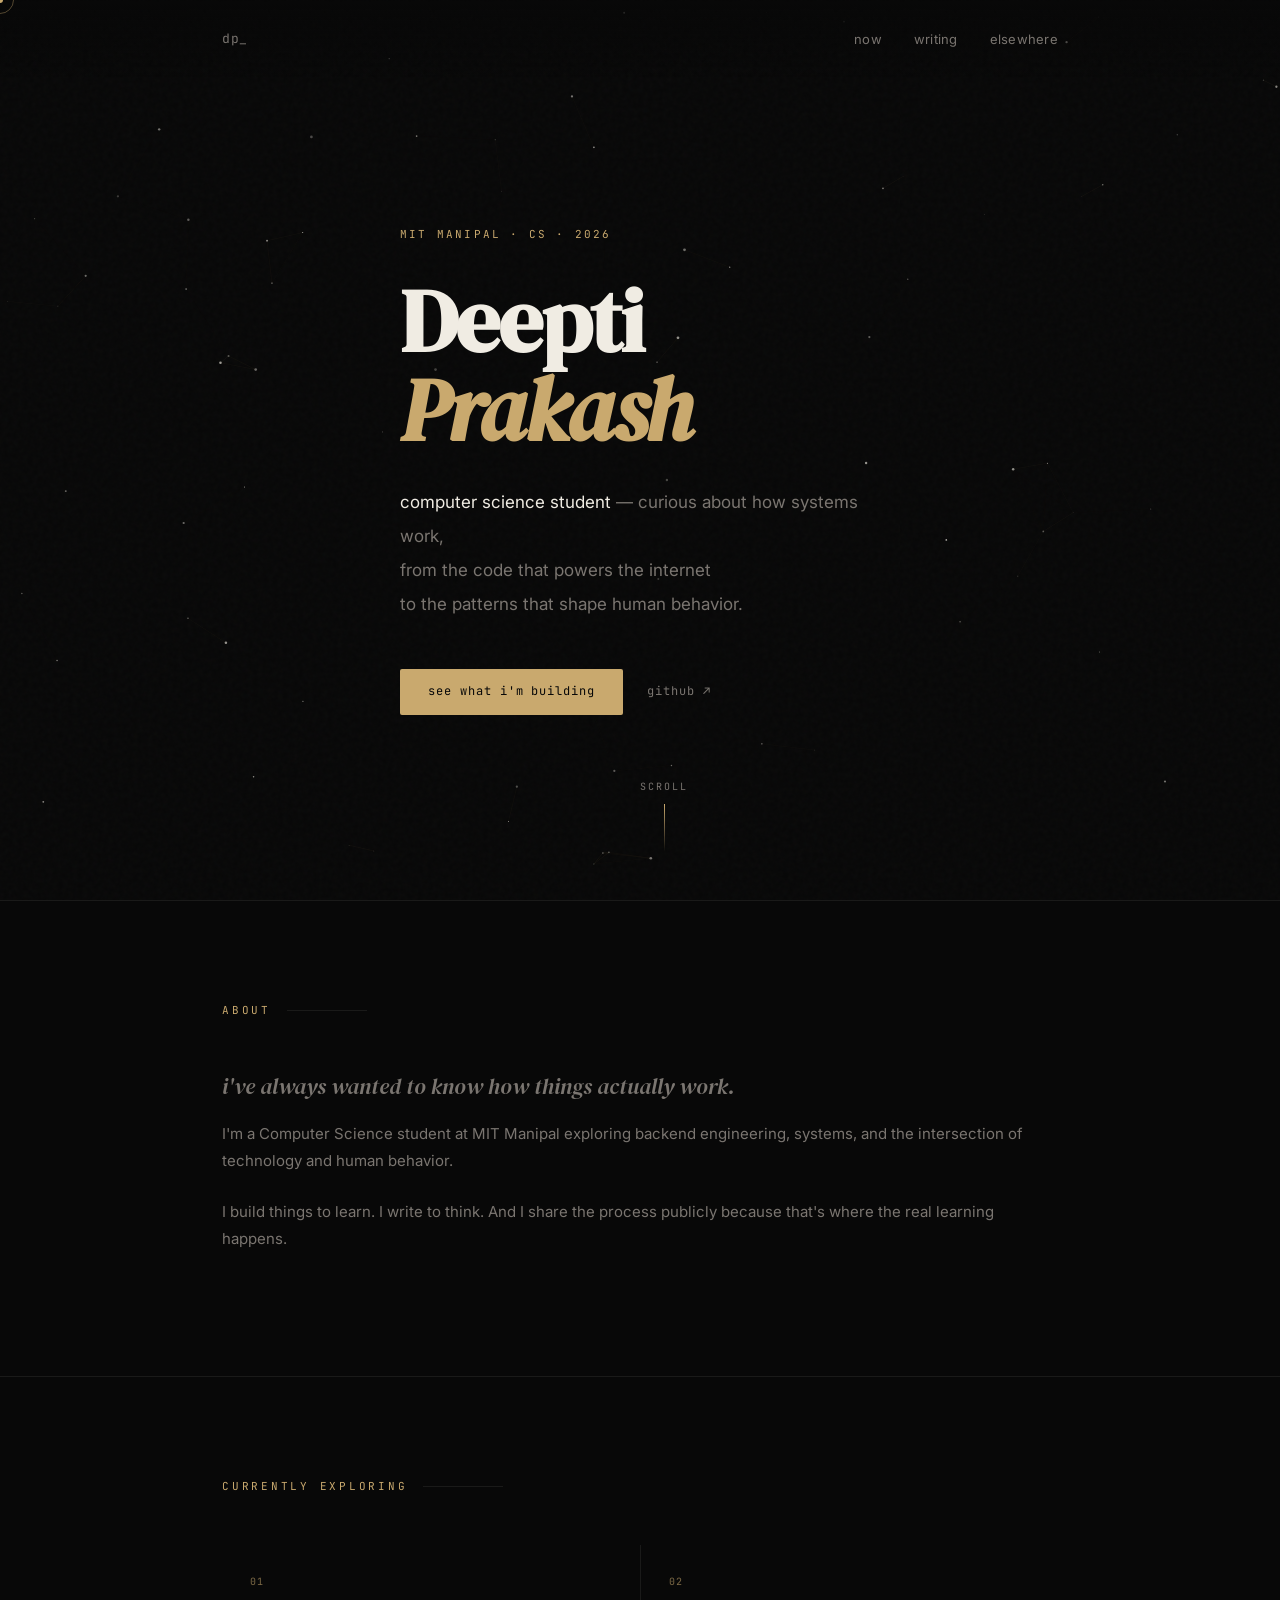
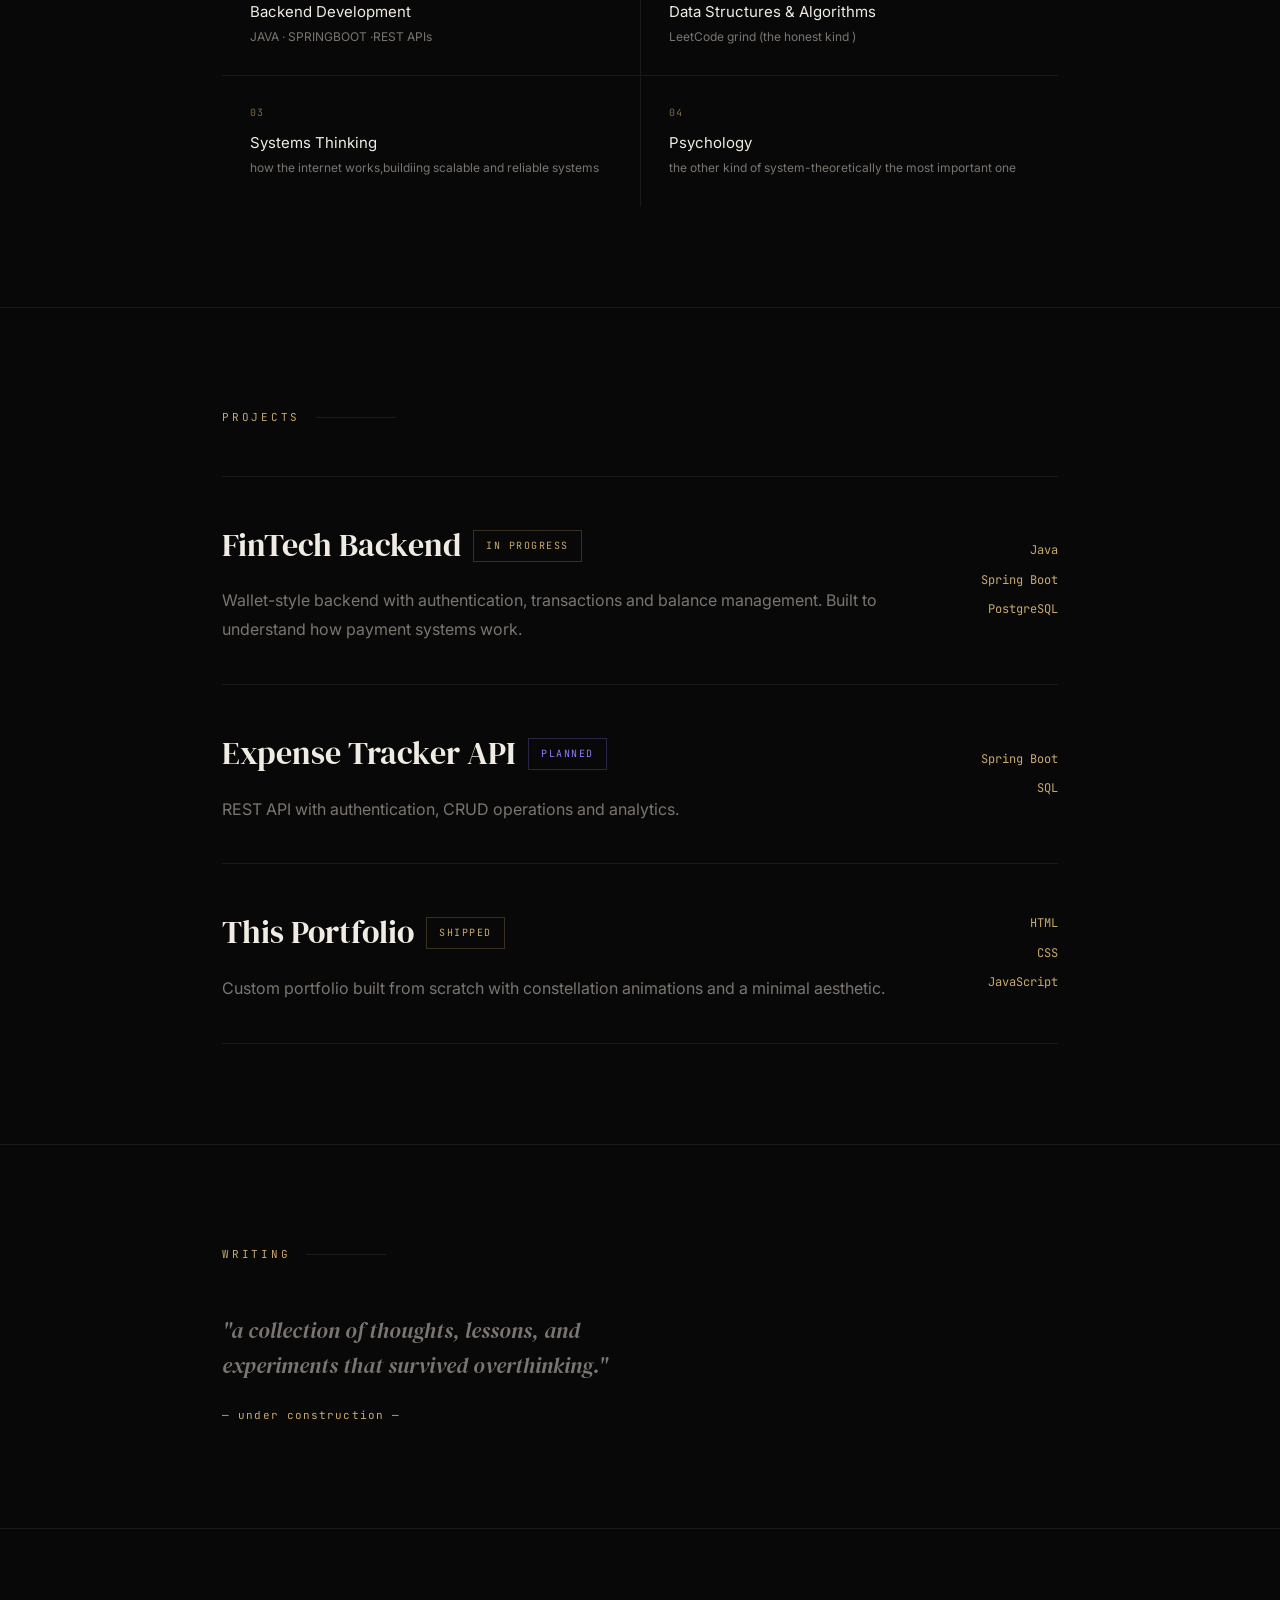
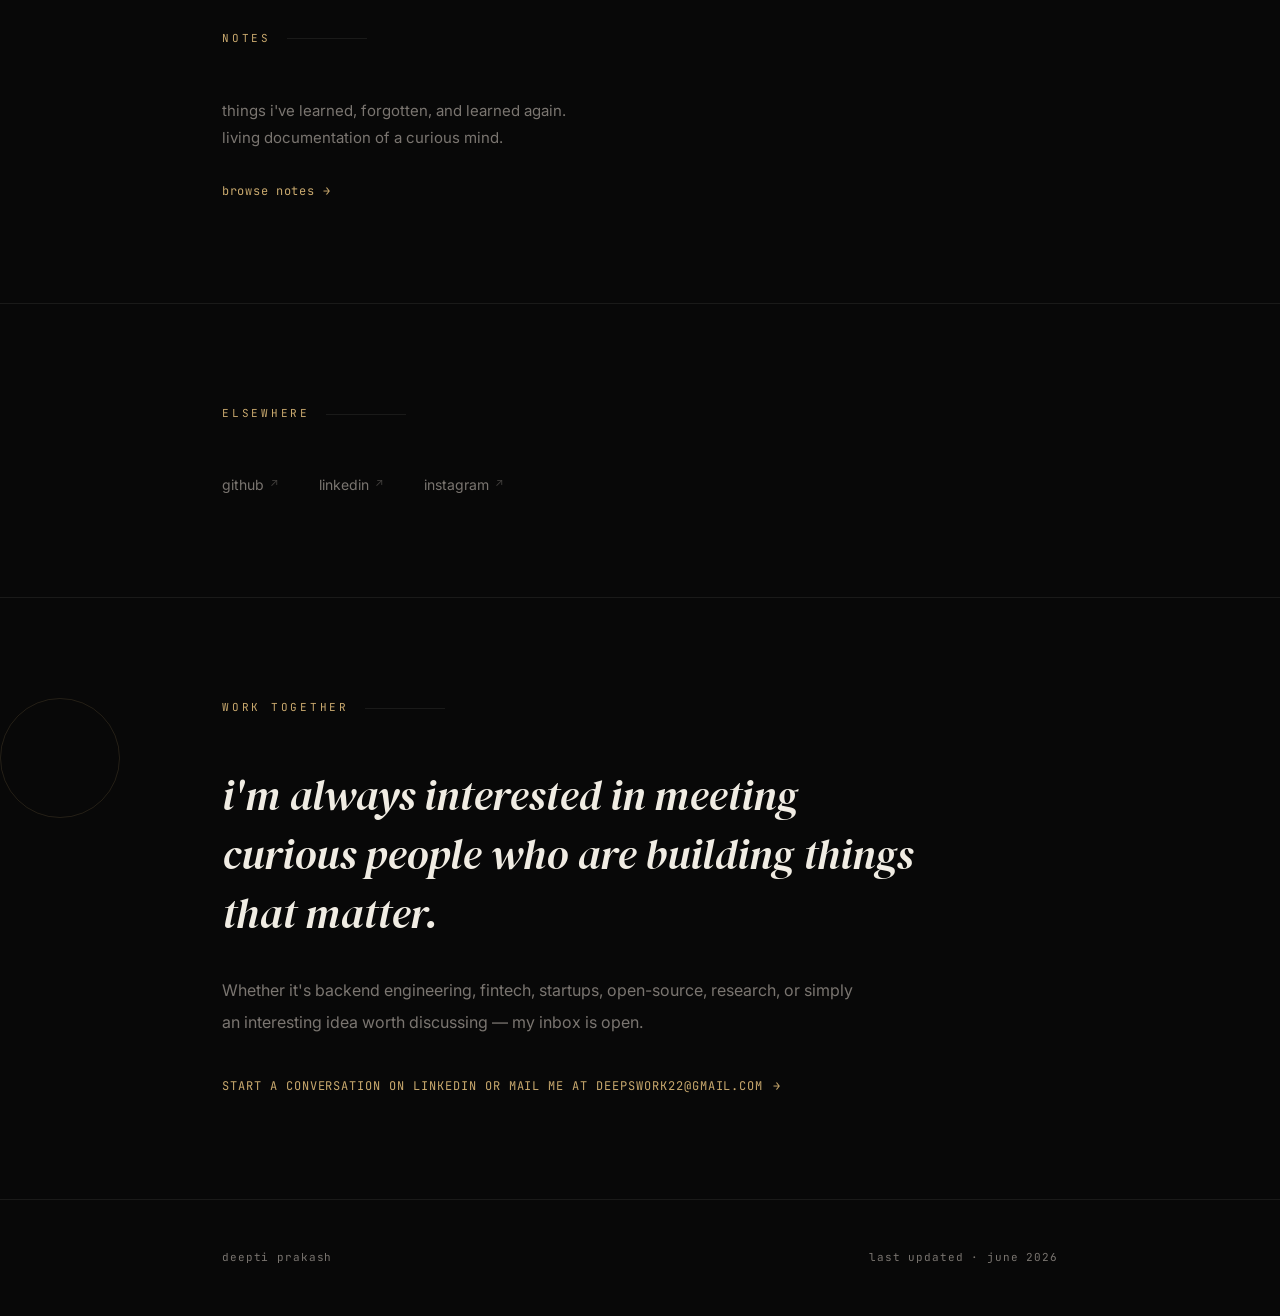
<file: index.html>
<!DOCTYPE html>
<html lang="en">
<head>
  <meta charset="UTF-8">
  <meta name="viewport" content="width=device-width, initial-scale=1.0">
  <title>Deepti Prakash</title>
  <link rel="preconnect" href="https://fonts.googleapis.com">
  <link rel="preconnect" href="https://fonts.gstatic.com" crossorigin>
  <link href="https://fonts.googleapis.com/css2?family=DM+Serif+Display:ital@0;1&family=Inter:wght@300;400;500&family=JetBrains+Mono:wght@400;500&display=swap" rel="stylesheet">
  <style>
    *, *::before, *::after { box-sizing: border-box; margin: 0; padding: 0; }

    :root {
      --bg: #080808;
      --bg2: #0f0f0f;
      --text: #f0ece3;
      --muted: #7a7570;
      --accent: #c9a96e;
      --accent2: #e8d5b0;
      --blue: #4a9ced;
      --border: rgba(240,236,227,0.08);
    }

    html { scroll-behavior: smooth; }

    body {
      background: var(--bg);
      color: var(--text);
      font-family: 'Inter', sans-serif;
      font-size: 16px;
      line-height: 1.8;
      cursor: none;
      overflow-x: hidden;
    }

    /* Custom cursor */
    #cursor {
      width: 6px; height: 6px;
      background: var(--accent);
      border-radius: 50%;
      position: fixed;
      top: 0; left: 0;
      pointer-events: none;
      z-index: 9999;
      transform: translate(-50%,-50%);
      transition: transform 0.1s, width 0.3s, height 0.3s, background 0.3s;
    }
    #cursor-ring {
      width: 28px; height: 28px;
      border: 1px solid rgba(201,169,110,0.4);
      border-radius: 50%;
      position: fixed;
      top: 0; left: 0;
      pointer-events: none;
      z-index: 9998;
      transform: translate(-50%,-50%);
      transition: all 0.12s ease;
    }
    body:has(a:hover) #cursor { width: 10px; height: 10px; background: var(--accent2); }
    body:has(a:hover) #cursor-ring { width: 40px; height: 40px; border-color: rgba(201,169,110,0.6); }

    /* Canvas bg */
    #stars {
      position: fixed;
      top: 0; left: 0;
      width: 100%; height: 100%;
      z-index: 0;
      pointer-events: none;
    }

    /* Noise overlay */
    body::before {
      content: '';
      position: fixed;
      inset: 0;
      background-image: url("data:image/svg+xml,%3Csvg viewBox='0 0 200 200' xmlns='http://www.w3.org/2000/svg'%3E%3Cfilter id='n'%3E%3CfeTurbulence type='fractalNoise' baseFrequency='0.9' numOctaves='4' stitchTiles='stitch'/%3E%3C/filter%3E%3Crect width='100%25' height='100%25' filter='url(%23n)' opacity='1'/%3E%3C/svg%3E");
      opacity: 0.025;
      pointer-events: none;
      z-index: 1;
    }

    /* Layout */
    .wrap {
      position: relative;
      z-index: 2;
      max-width: 900px;
      margin: 0 auto;
      padding: 0 32px;
    }

    /* Nav */
    nav {
      position: fixed;
      top: 0; left: 0; right: 0;
      z-index: 100;
      padding: 24px 0;
      background: linear-gradient(to bottom, rgba(8,8,8,0.9) 0%, transparent 100%);
      backdrop-filter: blur(0px);
    }
    nav .wrap { display: flex; justify-content: space-between; align-items: center; }
    .nav-logo {
      font-family: 'JetBrains Mono', monospace;
      font-size: 13px;
      color: var(--muted);
      letter-spacing: 0.05em;
      text-decoration: none;
      transition: color 0.3s;
    }
    .nav-logo:hover { color: var(--accent); }
    .nav-links { display: flex; gap: 32px; list-style: none; }
    .nav-links a {
      font-size: 13px;
      color: var(--muted);
      text-decoration: none;
      letter-spacing: 0.02em;
      transition: color 0.3s;
      position: relative;
    }
    .nav-links a::after {
      content: '';
      position: absolute;
      bottom: -2px; left: 0;
      width: 0; height: 1px;
      background: var(--accent);
      transition: width 0.3s ease;
    }
    .nav-links a:hover { color: var(--accent); }
    .nav-links a:hover::after { width: 100%; }

    /* Hero */
    .hero {
      min-height: 100vh;
      display: flex;
      align-items: center;
      padding: 120px 0 80px;
    }
    .hero-label {
      font-family: 'JetBrains Mono', monospace;
      font-size: 11px;
      color: var(--accent);
      letter-spacing: 0.2em;
      text-transform: uppercase;
      margin-bottom: 32px;
      opacity: 0;
      transform: translateY(12px);
      animation: fadeUp 0.8s ease 0.2s forwards;
    }
    .hero-name {
      font-family: 'DM Serif Display', serif;
      font-size: clamp(52px, 8vw, 88px);
      line-height: 1.0;
      letter-spacing: -0.02em;
      margin-bottom: 32px;
      opacity: 0;
      animation: fadeUp 0.9s ease 0.35s forwards;
    }
    .hero-name em {
      font-style: italic;
      color: var(--accent);
    }
    .hero-bio {
      font-size: 17px;
      color: var(--muted);
      line-height: 2.0;
      max-width: 480px;
      margin-bottom: 48px;
      opacity: 0;
      animation: fadeUp 0.9s ease 0.5s forwards;
    }
    .hero-bio strong {
      color: var(--text);
      font-weight: 400;
    }
    .hero-cta {
      display: flex; gap: 24px; align-items: center;
      opacity: 0;
      animation: fadeUp 0.9s ease 0.65s forwards;
    }
    .btn-primary {
      font-family: 'JetBrains Mono', monospace;
      font-size: 12px;
      letter-spacing: 0.08em;
      color: var(--bg);
      background: var(--accent);
      padding: 12px 28px;
      border-radius: 2px;
      text-decoration: none;
      transition: all 0.3s ease;
    }
    .btn-primary:hover { background: var(--accent2); transform: translateY(-1px); }
    .btn-ghost {
      font-family: 'JetBrains Mono', monospace;
      font-size: 12px;
      letter-spacing: 0.08em;
      color: var(--muted);
      text-decoration: none;
      transition: color 0.3s;
    }
    .btn-ghost:hover { color: var(--text); }

    /* Scroll indicator */
    .scroll-hint {
      position: absolute;
      bottom: 48px;
      left: 50%;
      transform: translateX(-50%);
      opacity: 0;
      animation: fadeUp 1s ease 1.2s forwards;
      display: flex;
      flex-direction: column;
      align-items: center;
      gap: 8px;
    }
    .scroll-hint span {
      font-family: 'JetBrains Mono', monospace;
      font-size: 10px;
      letter-spacing: 0.2em;
      color: var(--muted);
      text-transform: uppercase;
    }
    .scroll-line {
      width: 1px;
      height: 48px;
      background: linear-gradient(to bottom, var(--accent), transparent);
      animation: scrollPulse 2s ease-in-out infinite;
    }

    /* Sections */
    section {
      padding: 100px 0;
      border-top: 1px solid var(--border);
    }
    .section-label {
      font-family: 'JetBrains Mono', monospace;
      font-size: 11px;
      letter-spacing: 0.25em;
      color: var(--accent);
      text-transform: uppercase;
      margin-bottom: 48px;
      display: flex;
      align-items: center;
      gap: 16px;
    }
    .section-label::after {
      content: '';
      flex: 1;
      height: 1px;
      background: var(--border);
      max-width: 80px;
    }

    /* Currently block */
    .currently-grid {
      display: grid;
      grid-template-columns: 1fr 1fr;
      gap: 1px;
      background: var(--border);
      margin-top: 40px;
    }
    .currently-item {
      background: var(--bg);
      padding: 28px;
      transition: background 0.3s;
      position: relative;
      overflow: hidden;
    }
    .currently-item::before {
      content: '';
      position: absolute;
      inset: 0;
      background: linear-gradient(135deg, rgba(201,169,110,0.04) 0%, transparent 60%);
      opacity: 0;
      transition: opacity 0.4s;
    }
    .currently-item:hover { background: var(--bg2); }
    .currently-item:hover::before { opacity: 1; }
    .item-num {
      font-family: 'JetBrains Mono', monospace;
      font-size: 10px;
      color: var(--accent);
      letter-spacing: 0.1em;
      margin-bottom: 10px;
      opacity: 0.6;
    }
    .item-title {
      font-size: 15px;
      color: var(--text);
      font-weight: 400;
      line-height: 1.4;
    }
    .item-sub {
      font-size: 12px;
      color: var(--muted);
      margin-top: 4px;
    }
    /* PROJECTS */

    .project-list {
      border-top: 1px solid var(--border);
    }

    .project-item {
      border-bottom: 1px solid var(--border);
      padding: 40px 0;
      display: grid;
      grid-template-columns: 1fr auto;
      gap: 40px;
      align-items: center;
      transition: all 0.3s ease;
    }

    .project-item:hover {
      padding-left: 12px;
    }

    .project-top {
      display: flex;
      align-items: center;
      gap: 12px;
      margin-bottom: 12px;
      flex-wrap: wrap;
    }

    .project-name {
      font-family: 'DM Serif Display', serif;
      font-size: 2rem;
      color: var(--text);
    }

    .project-badge {
      font-family: 'JetBrains Mono', monospace;
      font-size: 10px;
      letter-spacing: 0.15em;
      padding: 6px 12px;
      border: 1px solid rgba(201,169,110,0.25);
      color: var(--accent);
    }

    .project-badge.violet {
      color: #8d7cff;
      border-color: rgba(141,124,255,0.25);
    }

    .project-desc {
      color: var(--muted);
      font-size: 16px;
      line-height: 1.8;
    }

    .project-stack {
      display: flex;
      flex-direction: column;
      align-items: flex-end;
      gap: 8px;
    }

    .stack-tag {
      font-family: 'JetBrains Mono', monospace;
      font-size: 12px;
      color: var(--accent);
    }

    /* Writing */
    .writing-msg {
      max-width: 400px;
    }
    .writing-msg p {
      font-family: 'DM Serif Display', serif;
      font-size: 22px;
      font-style: italic;
      color: var(--muted);
      line-height: 1.6;
      margin-bottom: 16px;
    }
    .writing-msg small {
      font-family: 'JetBrains Mono', monospace;
      font-size: 11px;
      color: var(--accent);
      letter-spacing: 0.1em;
    }

    /* Notes */
    .notes-block {
      display: flex;
      gap: 40px;
      align-items: flex-start;
    }
    .notes-text { flex: 1; }
    .notes-text p {
      color: var(--muted);
      margin-bottom: 24px;
      font-size: 15px;
    }
    .link-arrow {
      font-family: 'JetBrains Mono', monospace;
      font-size: 12px;
      letter-spacing: 0.06em;
      color: var(--accent);
      text-decoration: none;
      display: inline-flex;
      align-items: center;
      gap: 8px;
      transition: gap 0.3s, color 0.3s;
    }
    .link-arrow:hover { gap: 14px; color: var(--accent2); }
    .link-arrow .arr { transition: transform 0.3s; }
    .link-arrow:hover .arr { transform: translateX(4px); }
    /* COLLABORATION */

    #collaboration .writing-msg {
      max-width: 700px;
      margin-bottom: 2rem;
    }

    #collaboration .writing-msg p {
      font-family: 'DM Serif Display', serif;
      font-size: clamp(28px, 4vw, 42px);
      line-height: 1.4;
      font-style: italic;
      color: var(--text);
    }

    #collaboration .notes-text {
      max-width: 650px;
    }

    #collaboration .notes-text p {
      color: var(--muted);
      font-size: 16px;
      line-height: 2;
      margin-bottom: 2rem;
    }

    #collaboration {
      position: relative;
    }

    #collaboration::before {
      content: '';
      position: absolute;
      top: 100px;
      left: 0;
      width: 120px;
      height: 120px;
      border: 1px solid rgba(201,169,110,0.15);
      border-radius: 50%;
      pointer-events: none;
    }

    #collaboration .link-arrow {
      font-family: 'JetBrains Mono', monospace;
      font-size: 12px;
      letter-spacing: 0.08em;
      text-transform: uppercase;
      color: var(--accent);
      text-decoration: none;
      display: inline-flex;
      align-items: center;
      gap: 10px;
      transition: all 0.3s ease;
    }

    #collaboration .link-arrow:hover {
      color: var(--accent2);
      gap: 16px;
    }

    #collaboration .arr {
      transition: transform 0.3s ease;
    }

    #collaboration .link-arrow:hover .arr {
      transform: translateX(6px);
    }
    /* Elsewhere */
    .social-row {
      display: flex;
      gap: 40px;
      flex-wrap: wrap;
    }
    .social-link {
      font-size: 14px;
      color: var(--muted);
      text-decoration: none;
      display: inline-flex;
      align-items: center;
      gap: 6px;
      transition: color 0.3s;
      position: relative;
    }
    .social-link::after {
      content: '';
      position: absolute;
      bottom: -2px; left: 0;
      width: 0; height: 1px;
      background: var(--accent);
      transition: width 0.4s cubic-bezier(0.25,0.46,0.45,0.94);
    }
    .social-link:hover { color: var(--accent); }
    .social-link:hover::after { width: 100%; }
    .social-ext {
      font-size: 11px;
      opacity: 0.5;
      transform: translateY(-2px);
      display: inline-block;
    }

    /* Footer */
    footer {
      padding: 48px 0;
      border-top: 1px solid var(--border);
    }
    footer .wrap { display: flex; justify-content: space-between; align-items: center; }
    footer p {
      font-family: 'JetBrains Mono', monospace;
      font-size: 11px;
      color: var(--muted);
      letter-spacing: 0.08em;
    }

    /* Reveal animation */
    .reveal {
      opacity: 0;
      transform: translateY(24px);
      transition: opacity 0.8s ease, transform 0.8s ease;
    }
    .reveal.visible { opacity: 1; transform: translateY(0); }

    /* Keyframes */
    @keyframes fadeUp {
      to { opacity: 1; transform: translateY(0); }
    }
    @keyframes scrollPulse {
      0%, 100% { opacity: 0.3; transform: scaleY(1); }
      50% { opacity: 1; transform: scaleY(1.1); }
    }

    /* Mobile */
    @media (max-width: 640px) {
      .currently-grid { grid-template-columns: 1fr; }
      .nav-links { gap: 20px; }
      .hero-bio { font-size: 15px; }
      body { cursor: auto; }
      #cursor, #cursor-ring { display: none; }
    }

    @media (prefers-reduced-motion: reduce) {
      *, *::before, *::after { animation: none !important; transition: none !important; }
      .reveal { opacity: 1; transform: none; }
    }
    @media (max-width: 640px) {
      .project-item {
        grid-template-columns: 1fr;
      }

      .project-stack {
        align-items: flex-start;
        flex-direction: row;
        flex-wrap: wrap;
      }
    }
  </style>
</head>
<body>

<div id="cursor"></div>
<div id="cursor-ring"></div>

<canvas id="stars"></canvas>

<nav>
  <div class="wrap">
    <a href="#" class="nav-logo">dp_</a>
    <ul class="nav-links">
      <li><a href="#currently">now</a></li>
      <li><a href="#writing">writing</a></li>
      <li><a href="#elsewhere">elsewhere</a></li>
    </ul>
  </div>
</nav>

<main>
  <section class="hero" style="border: none; position: relative;">
    <div class="wrap">
      <p class="hero-label">mit manipal · cs · 2026</p>
      <h1 class="hero-name">Deepti<br><em>Prakash</em></h1>
      <p class="hero-bio">
        <strong>computer science student</strong> — curious about how systems work,<br>
        from the code that powers the internet<br>
        to the patterns that shape human behavior.
      </p>
      <div class="hero-cta">
        <a href="#currently" class="btn-primary">see what i'm building</a>
        <a href="https://github.com/deeptiprakash2202-coder" class="btn-ghost" target="_blank" rel="noopener">github ↗</a>
      </div>
    </div>
    <div class="scroll-hint">
      <span>scroll</span>
      <div class="scroll-line"></div>
    </div>
  </section>
  <section id="about">
    <div class="wrap">
      <div class="section-label">about</div>

      <div class="writing-msg reveal" style="max-width:550px;">
        <p>
          i've always wanted to know how things actually work.
        </p>
      </div>

      <div class="notes-text reveal">
        <p>
          I'm a Computer Science student at MIT Manipal exploring backend
          engineering, systems, and the intersection of technology and
          human behavior.
        </p>

        <p>
          I build things to learn. I write to think. And I share the
          process publicly because that's where the real learning happens.
        </p>
      </div>
    </div>
  </section>

  <section id="currently">
    <div class="wrap">
      <div class="section-label">currently exploring</div>
      <div class="currently-grid reveal">
        <div class="currently-item">
          <div class="item-num">01</div>
          <div class="item-title">Backend Development</div>
          <div class="item-sub">JAVA · SPRINGBOOT ·REST APIs</div>
        </div>
        <div class="currently-item">
          <div class="item-num">02</div>
          <div class="item-title">Data Structures & Algorithms</div>
          <div class="item-sub">LeetCode grind (the honest kind )</div>
        </div>
        <div class="currently-item">
          <div class="item-num">03</div>
          <div class="item-title">Systems Thinking</div>
          <div class="item-sub">how the internet works,buildiing scalable and reliable systems </div>
        </div>
        <div class="currently-item">
          <div class="item-num">04</div>
          <div class="item-title">Psychology</div>
          <div class="item-sub">the other kind of system-theoretically the most important one </div>
        </div>
      </div>
    </div>
  </section>
  <section id="projects">
    <div class="wrap">
      <div class="section-label">projects</div>

      <div class="project-list reveal">

        <div class="project-item">
          <div>
            <div class="project-top">
              <span class="project-name">FinTech Backend</span>
              <span class="project-badge">IN PROGRESS</span>
            </div>

            <p class="project-desc">
              Wallet-style backend with authentication,
              transactions and balance management.
              Built to understand how payment systems work.
            </p>
          </div>

          <div class="project-stack">
            <span class="stack-tag">Java</span>
            <span class="stack-tag">Spring Boot</span>
            <span class="stack-tag">PostgreSQL</span>
          </div>
        </div>

        <div class="project-item">
          <div>
            <div class="project-top">
              <span class="project-name">Expense Tracker API</span>
              <span class="project-badge violet">PLANNED</span>
            </div>

            <p class="project-desc">
              REST API with authentication,
              CRUD operations and analytics.
            </p>
          </div>

          <div class="project-stack">
            <span class="stack-tag">Spring Boot</span>
            <span class="stack-tag">SQL</span>
          </div>
        </div>

        <div class="project-item">
          <div>
            <div class="project-top">
              <span class="project-name">This Portfolio</span>
              <span class="project-badge">SHIPPED</span>
            </div>

            <p class="project-desc">
              Custom portfolio built from scratch with
              constellation animations and a minimal aesthetic.
            </p>
          </div>

          <div class="project-stack">
            <span class="stack-tag">HTML</span>
            <span class="stack-tag">CSS</span>
            <span class="stack-tag">JavaScript</span>
          </div>
        </div>

      </div>
    </div>
  </section>
  <section id="writing">
    <div class="wrap">
      <div class="section-label">writing</div>
      <div class="writing-msg reveal">
        <p>"a collection of thoughts, lessons, and experiments that survived overthinking."</p>
        <small>— under construction —</small>
      </div>
    </div>
  </section>

  <section id="notes">
    <div class="wrap">
      <div class="section-label">notes</div>
      <div class="notes-block reveal">
        <div class="notes-text">
          <p>things i've learned, forgotten, and learned again.<br>living documentation of a curious mind.</p>
          <a href="/notes.html" class="link-arrow">
            browse notes <span class="arr">→</span>
          </a>
        </div>
      </div>
    </div>
  </section>

  <section id="elsewhere">
    <div class="wrap">
      <div class="section-label">elsewhere</div>
      <div class="social-row reveal">
        <a href="https://github.com/deeptiprakash2202-coder" class="social-link" target="_blank" rel="noopener">
          github <span class="social-ext">↗</span>
        </a>
        <a href="https://www.linkedin.com/in/deepti-prakash-797a56262/" class="social-link" target="_blank" rel="noopener">
          linkedin <span class="social-ext">↗</span>
        </a>
        <a href="https://instagram.com/_deeps_2202" class="social-link" target="_blank" rel="noopener">
          instagram <span class="social-ext">↗</span>
        </a>
      </div>
    </div>
  </section>
  <section id="collaboration">
    <div class="wrap">
      <div class="section-label">work together</div>

      <div class="writing-msg reveal" style="max-width:700px;">
        <p>
          i'm always interested in meeting curious people
          who are building things that matter.
        </p>
      </div>

      <div class="notes-text reveal">
        <p>
          Whether it's backend engineering, fintech,
          startups, open-source, research, or simply an
          interesting idea worth discussing —
          my inbox is open.
        </p>

        <a href="https://www.linkedin.com/in/deepti-prakash-797a56262/" class="link-arrow">
          start a conversation on linkedin or mail me at deepswork22@gmail.com <span class="arr">→</span>
        </a>
      </div>
    </div>
  </section>
</main>

<footer>
  <div class="wrap">
    <p>deepti prakash</p>
    <p>last updated · june 2026</p>
  </div>
</footer>

<script>
  // Constellation canvas
  const canvas = document.getElementById('stars');
  const ctx = canvas.getContext('2d');
  let W, H, particles, mouse = { x: -9999, y: -9999 };

  function resize() {
    W = canvas.width = window.innerWidth;
    H = canvas.height = window.innerHeight;
  }

  function initParticles() {
    const count = Math.floor((W * H) / 14000);
    particles = Array.from({ length: count }, () => ({
      x: Math.random() * W,
      y: Math.random() * H,
      r: Math.random() * 1.2 + 0.2,
      ox: 0, oy: 0,
      vx: (Math.random() - 0.5) * 0.08,
      vy: (Math.random() - 0.5) * 0.08,
      brightness: Math.random() * 0.5 + 0.2,
    }));
  }

  function drawFrame() {
    ctx.clearRect(0, 0, W, H);

    for (let i = 0; i < particles.length; i++) {
      const p = particles[i];

      // Drift
      p.x += p.vx;
      p.y += p.vy;
      if (p.x < 0) p.x = W;
      if (p.x > W) p.x = 0;
      if (p.y < 0) p.y = H;
      if (p.y > H) p.y = 0;

      // Mouse repel (gentle)
      const dx = p.x - mouse.x;
      const dy = p.y - mouse.y;
      const dist = Math.sqrt(dx * dx + dy * dy);
      if (dist < 120) {
        const force = (120 - dist) / 120;
        p.x += dx / dist * force * 0.6;
        p.y += dy / dist * force * 0.6;
      }

      // Draw star
      ctx.beginPath();
      ctx.arc(p.x, p.y, p.r, 0, Math.PI * 2);
      ctx.fillStyle = `rgba(240,236,227,${p.brightness})`;
      ctx.fill();

      // Connect nearby stars
      for (let j = i + 1; j < particles.length; j++) {
        const q = particles[j];
        const ex = p.x - q.x;
        const ey = p.y - q.y;
        const ed = Math.sqrt(ex * ex + ey * ey);

        if (ed < 90) {
          const opacity = (1 - ed / 90) * 0.12;
          ctx.beginPath();
          ctx.moveTo(p.x, p.y);
          ctx.lineTo(q.x, q.y);
          ctx.strokeStyle = `rgba(201,169,110,${opacity})`;
          ctx.lineWidth = 0.5;
          ctx.stroke();
        }
      }
    }

    // Mouse glow connections
    for (const p of particles) {
      const dx = p.x - mouse.x;
      const dy = p.y - mouse.y;
      const dist = Math.sqrt(dx * dx + dy * dy);
      if (dist < 160) {
        const opacity = (1 - dist / 160) * 0.35;
        ctx.beginPath();
        ctx.moveTo(mouse.x, mouse.y);
        ctx.lineTo(p.x, p.y);
        ctx.strokeStyle = `rgba(201,169,110,${opacity})`;
        ctx.lineWidth = 0.8;
        ctx.stroke();
      }
    }

    requestAnimationFrame(drawFrame);
  }

  resize();
  initParticles();
  drawFrame();
  window.addEventListener('resize', () => { resize(); initParticles(); });

  // Mouse tracking
  let cursorX = 0, cursorY = 0;
  let ringX = 0, ringY = 0;
  const cursor = document.getElementById('cursor');
  const ring = document.getElementById('cursor-ring');

  document.addEventListener('mousemove', e => {
    cursorX = e.clientX;
    cursorY = e.clientY;
    mouse.x = e.clientX;
    mouse.y = e.clientY;
  });

  function animateCursor() {
    ringX += (cursorX - ringX) * 0.12;
    ringY += (cursorY - ringY) * 0.12;
    cursor.style.left = cursorX + 'px';
    cursor.style.top = cursorY + 'px';
    ring.style.left = ringX + 'px';
    ring.style.top = ringY + 'px';
    requestAnimationFrame(animateCursor);
  }
  animateCursor();

  // Reveal on scroll
  const reveals = document.querySelectorAll('.reveal');
  const observer = new IntersectionObserver(entries => {
    entries.forEach((entry, i) => {
      if (entry.isIntersecting) {
        setTimeout(() => entry.target.classList.add('visible'), i * 80);
      }
    });
  }, { threshold: 0.15 });
  reveals.forEach(el => observer.observe(el));
</script>
</body>
</html>
</file>
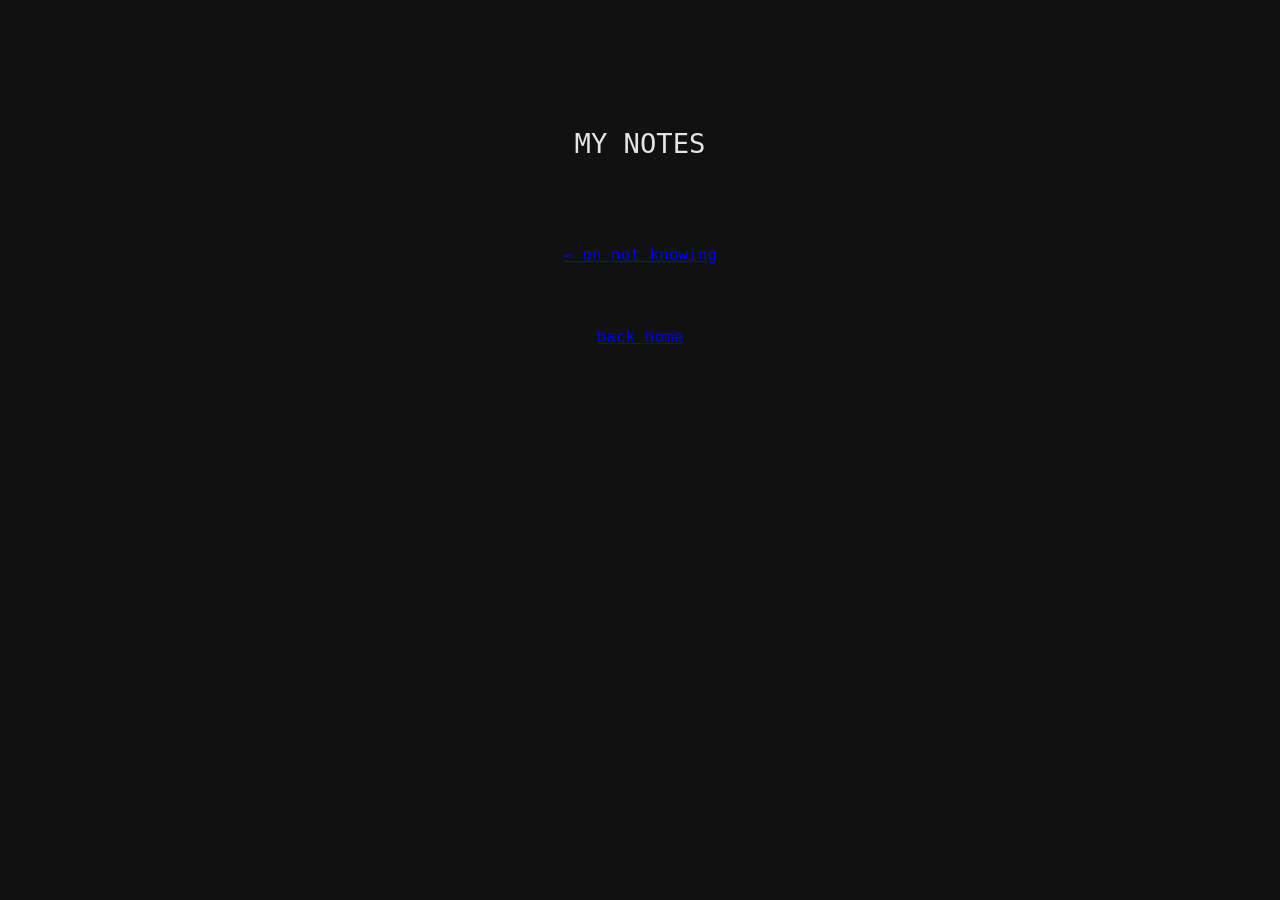
<file: notes.html>
<!DOCTYPE html>
<html lang="en">
<head>
  <meta charset="UTF-8">
  <title>Title</title>
</head>
<body>
<div class="notes-container">
<h1>MY NOTES</h1>
<a href="on-not-knowing.html">
  → on not knowing
</a>
<br><br>
<a href="index.html">
  back home
</a>
</div>
<link rel="stylesheet" href="css/style.css">

</body>
</html>
</file>
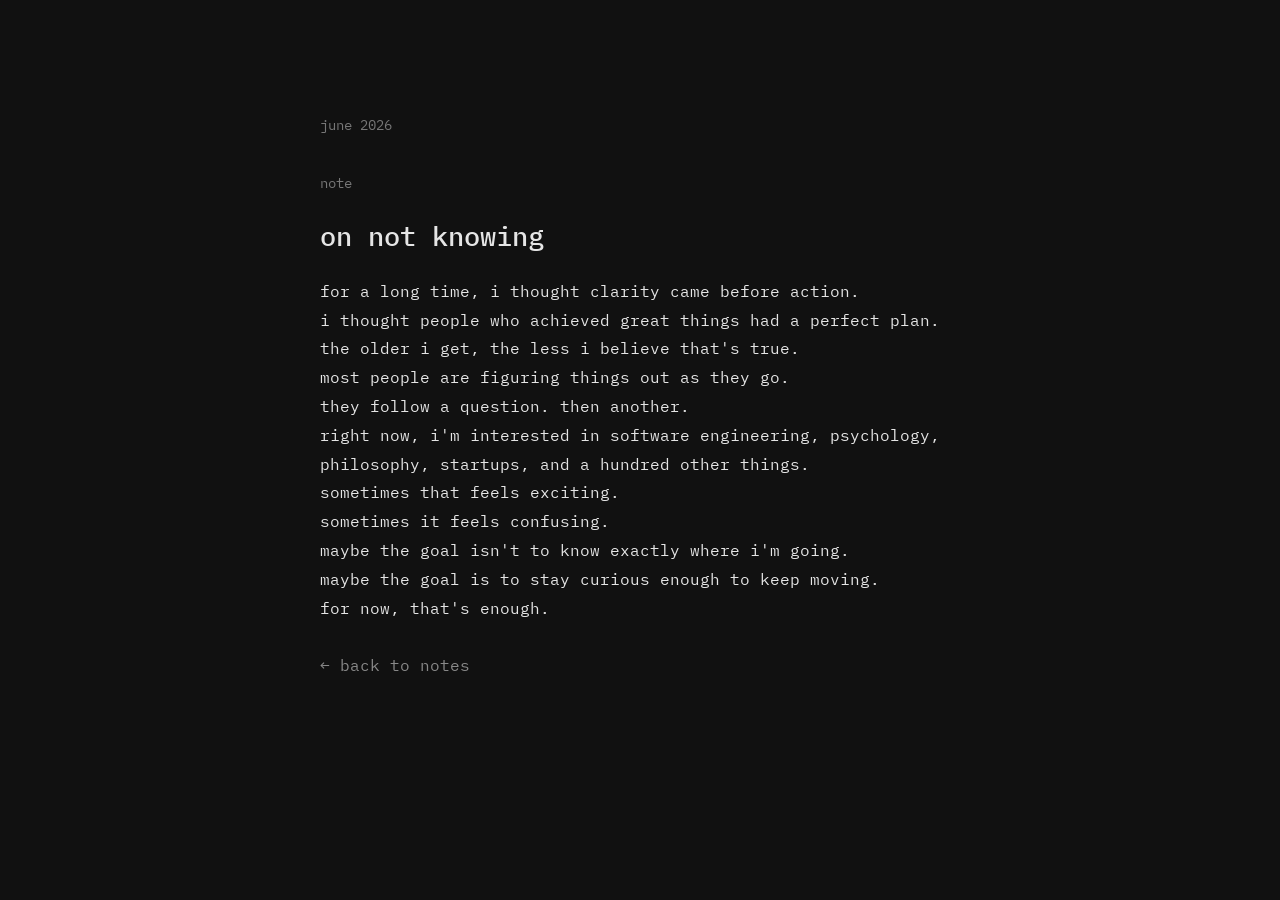
<file: on-not-knowing.html>
<!DOCTYPE html>
<html lang="en">
<head>
  <meta charset="UTF-8">
  <title>on not knowing</title>

  <link rel="stylesheet" href="css/style.css">

  <link rel="preconnect" href="https://fonts.googleapis.com">
  <link rel="preconnect" href="https://fonts.gstatic.com" crossorigin>

  <link href="https://fonts.googleapis.com/css2?family=IBM+Plex+Mono:wght@400;500&display=swap"
        rel="stylesheet">
</head>


<body>
<div class="container">
  <p class="section-label">
    june 2026
  </p>

  <p class="section-label">
    note
  </p>

  <h1>on not knowing</h1>

  <p>
    for a long time, i thought clarity came before action.
  </p>

  <p>
    i thought people who achieved great things had a perfect plan.
  </p>

  <p>
    the older i get, the less i believe that's true.
  </p>

  <p>
    most people are figuring things out as they go.
  </p>

  <p>
    they follow a question.
    then another.
  </p>

  <p>
    right now, i'm interested in software engineering,
    psychology, philosophy, startups, and a hundred other things.
  </p>

  <p>
    sometimes that feels exciting.
  </p>

  <p>
    sometimes it feels confusing.
  </p>

  <p>
    maybe the goal isn't to know exactly where i'm going.
  </p>

  <p>
    maybe the goal is to stay curious enough to keep moving.
  </p>

  <p>
    for now, that's enough.
  </p>

  <br>

  <a class="back-link" href="/notes.html">
    ← back to notes
  </a>

</div>

</body>
</html>
</file>
<file: css/style.css>
* {
  margin: 0;
  padding: 0;
  box-sizing: border-box;
}

body {
  background: #111111;
  color: #e5e5e5;
  font-family: "IBM Plex Mono", monospace;
  line-height: 1.8;
}

.container {
  max-width: 620px;
  margin-left: 120px;
  padding-top: 120px;
  padding-bottom: 100px;
}

h1 {
  font-size: 1.7rem;
  font-weight: 500;
  margin-bottom: 1rem;
}

.subtitle {
  color: #888888;
  margin-bottom: 2rem;
}

hr {
  border: none;
  border-top: 1px solid #222222;
  margin: 3rem 0;
}

.story p {
  margin-bottom: 1.2rem;
}

.section-label {
  color: #777777;
  font-size: 0.9rem;
  margin-top: 2rem;
  margin-bottom: 1rem;
}

ul {
  margin-left: 20px;
  margin-bottom: 2rem;
}

li {
  margin-bottom: 0.3rem;
}

.accent {
  color: #86efac;
}

.now {
  margin-top: 4rem;
}

.now p {
  margin-bottom: 0.7rem;
}

.links {
  margin-top: 4rem;
}

.links a {
  color: #86efac;
  text-decoration: none;
  margin-right: 20px;
  transition: opacity 0.2s ease;
}

.links a:hover {
  opacity: 0.7;
}
<style>
.project-list {
  border-top: 1px solid var(--border);
}

.project-item {
  border-bottom: 1px solid var(--border);
  padding: 40px 0;
  transition: all 0.3s ease;
}

.project-item:hover {
  padding-left: 16px;
}

.project-top {
  display: flex;
  align-items: center;
  gap: 12px;
  margin-bottom: 16px;
  flex-wrap: wrap;
}

.project-name {
  font-family: 'DM Serif Display', serif;
  font-size: 32px;
  color: var(--text);
}

.project-badge {
  font-family: 'JetBrains Mono', monospace;
  font-size: 10px;
  letter-spacing: 0.12em;
  padding: 6px 12px;
  color: var(--accent);
  border: 1px solid rgba(201,169,110,0.3);
}

.project-badge.violet {
  color: #9d8cff;
  border: 1px solid rgba(157,140,255,0.3);
}

.project-desc {
  color: var(--muted);
  font-size: 18px;
  line-height: 1.8;
  max-width: 700px;
  margin-bottom: 20px;
}

.project-stack {
  display: flex;
  gap: 12px;
  flex-wrap: wrap;
}

.stack-tag {
  font-family: 'JetBrains Mono', monospace;
  font-size: 12px;
  color: var(--accent);
  opacity: 0.8;
}
</style>
@media (max-width: 768px) {

  .container {
    margin-left: 0;
    padding: 40px 25px;
  }

}
.date {
  position: fixed;
  top: 35px;
  right: 40px;

  color: #333;
  font-size: 0.8rem;
  letter-spacing: 2px;
}
.divider {
  width: 60px;
  height: 1px;
  background: #222;
  margin: 2.5rem 0;
}
.writing {
  margin-top: 4rem;
}
.comingsoon{
  color: #666;
}
.links {
  margin-top: 4rem;
}


.links a {
  color: #999;
  text-decoration: none;
  margin-right: 20px;
}

.links a:hover {
  color: #86efac;
}
.footer {
  margin-top: 6rem;
  color: #444;
  font-size: 0.8rem;
}
.nav {
  margin-bottom: 2rem;
}

.nav a {
  color: #666;
  text-decoration: none;
  font-size: 0.9rem;
  transition: color 0.2s ease;
}

.nav span {
  color: #444;
  margin: 0 8px;
}

.nav a:hover {
  color: #86efac;
}
.container {
  max-width: 720px;
  margin: 0 auto;
  padding: 80px 40px;
}

.note-number {
  color: #86efac;
  font-size: 0.9rem;
  margin-bottom: 10px;
}

.note-date {
  color: #666;
  font-size: 0.9rem;
  margin-bottom: 50px;
}

.note-content {
  border-left: 2px solid #222;
  padding-left: 30px;
}

.note-content p {
  margin-bottom: 28px;
  line-height: 1.9;
}

.highlight {
  color: #86efac;
  font-style: italic;
}

.back-link {
  color: #888;
  text-decoration: none;
}

.back-link:hover {
  color: #86efac;
}
.container {
  max-width: 720px;
  margin: 0 auto;
  padding: 80px 40px;
}

.nav {
  margin-bottom: 40px;
}

.nav a {
  color: #888;
  text-decoration: none;
}

.nav a:hover {
  color: #86efac;
}

.back-link {
  color: #888;
  text-decoration: none;
}

.back-link:hover {
  color: #86efac;
}
.notes-container {
  max-width: 800px;
  margin: 120px auto;
  text-align: center;
}

.notes-container h1 {
  margin-bottom: 60px;
}

.notes-container a {
  display: inline-block;
  margin: 12px 0;
}
</file>
